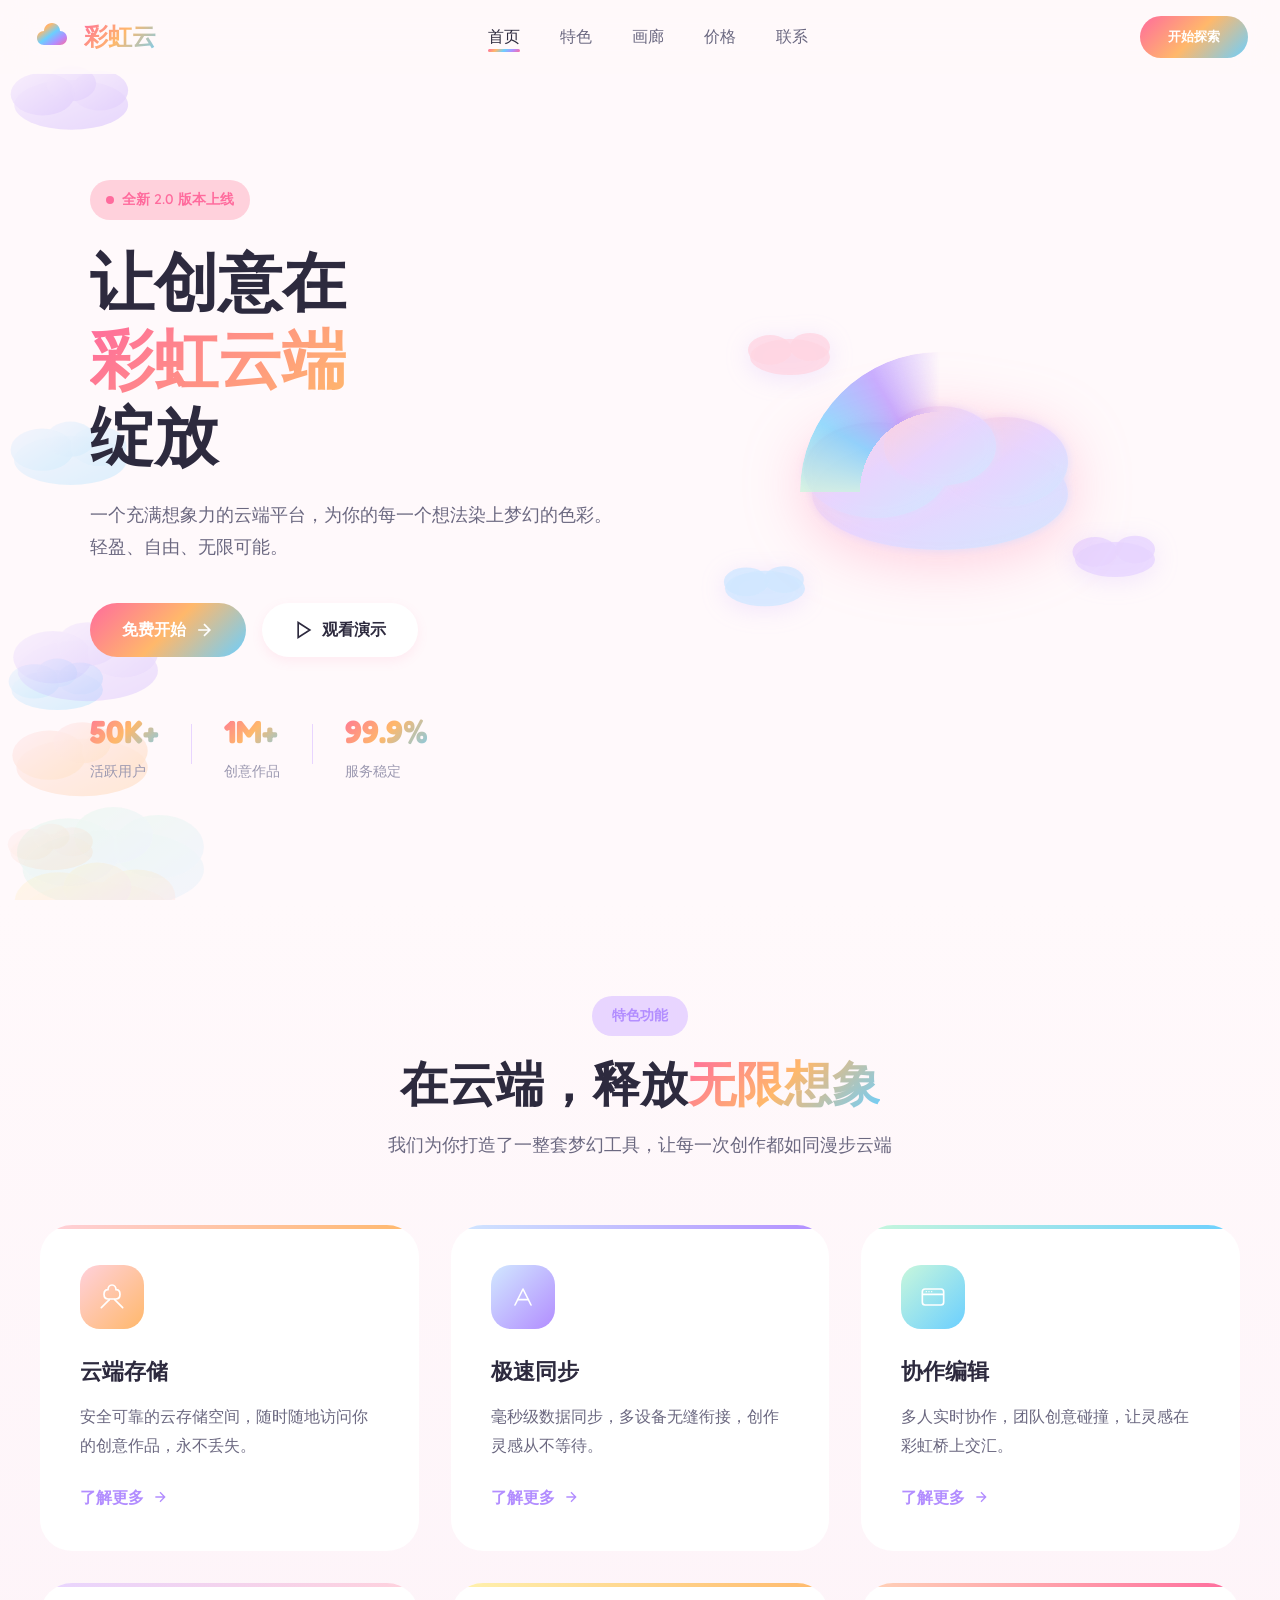
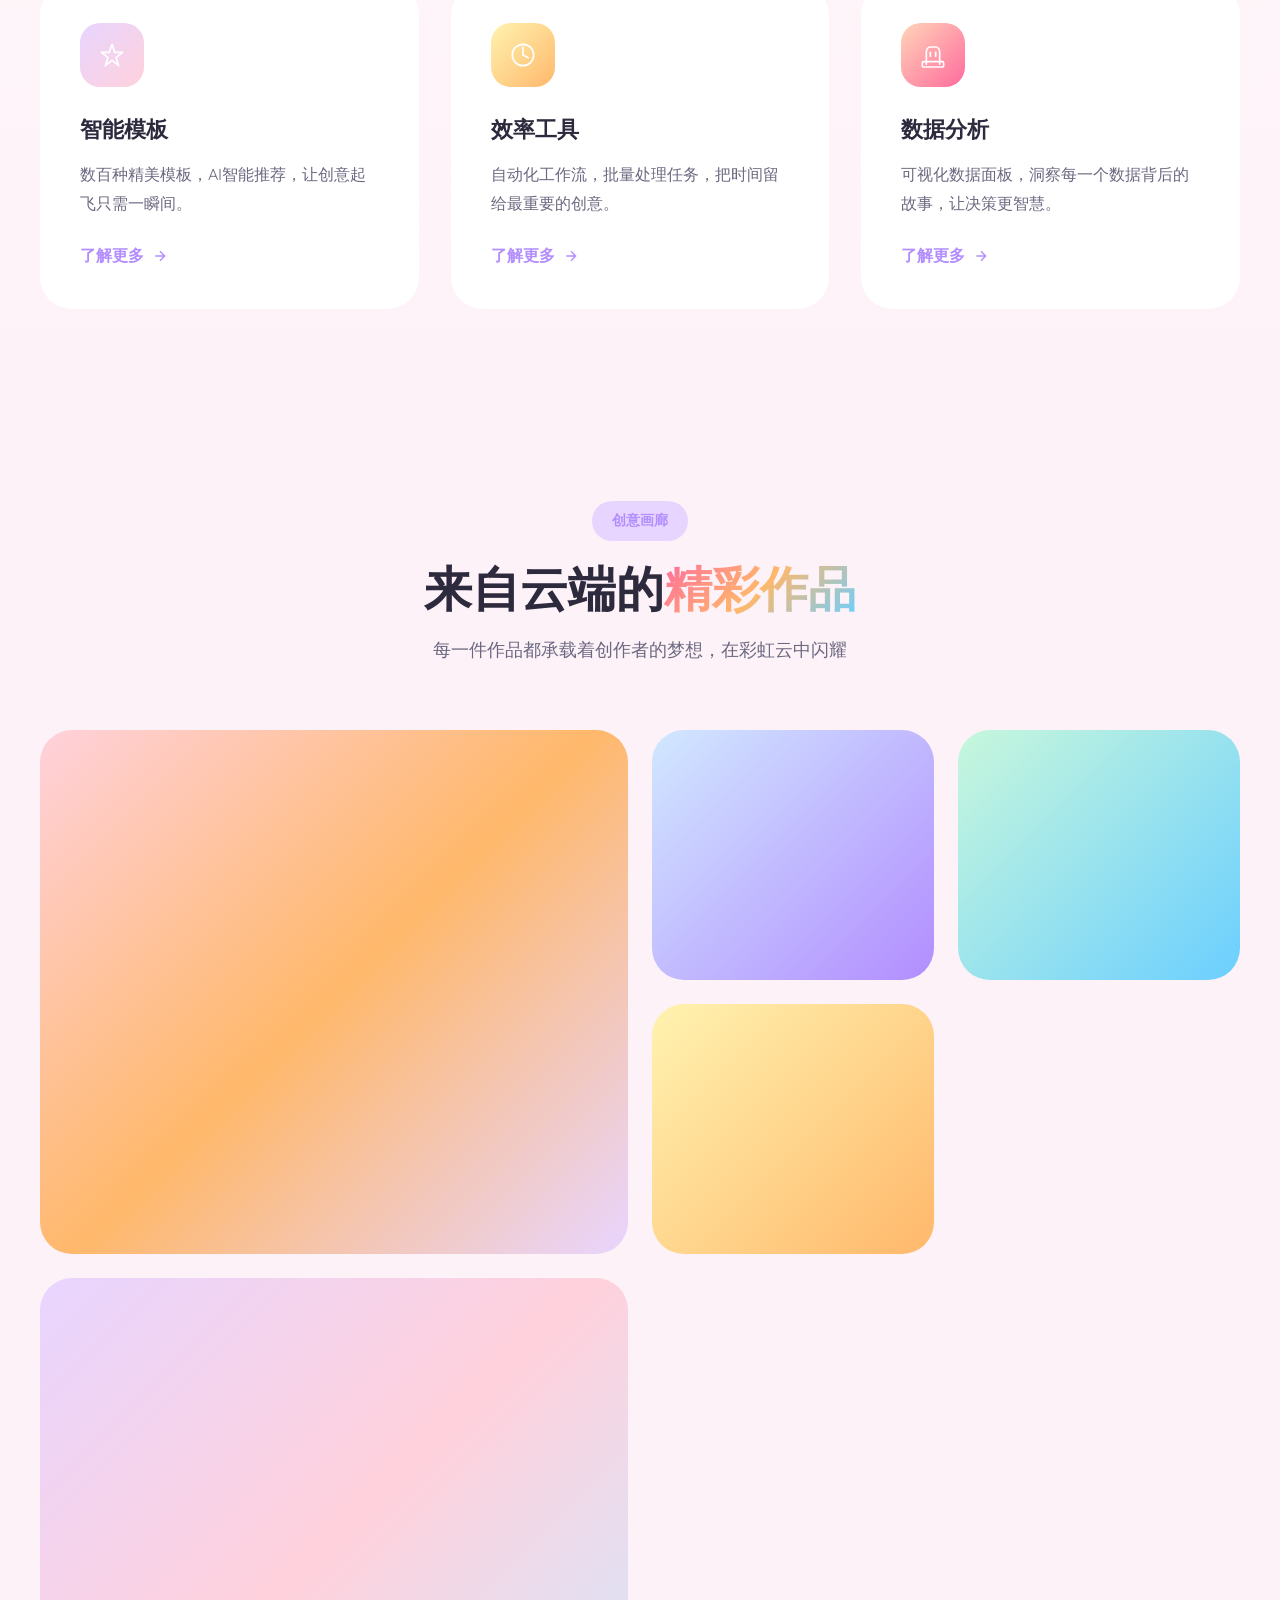
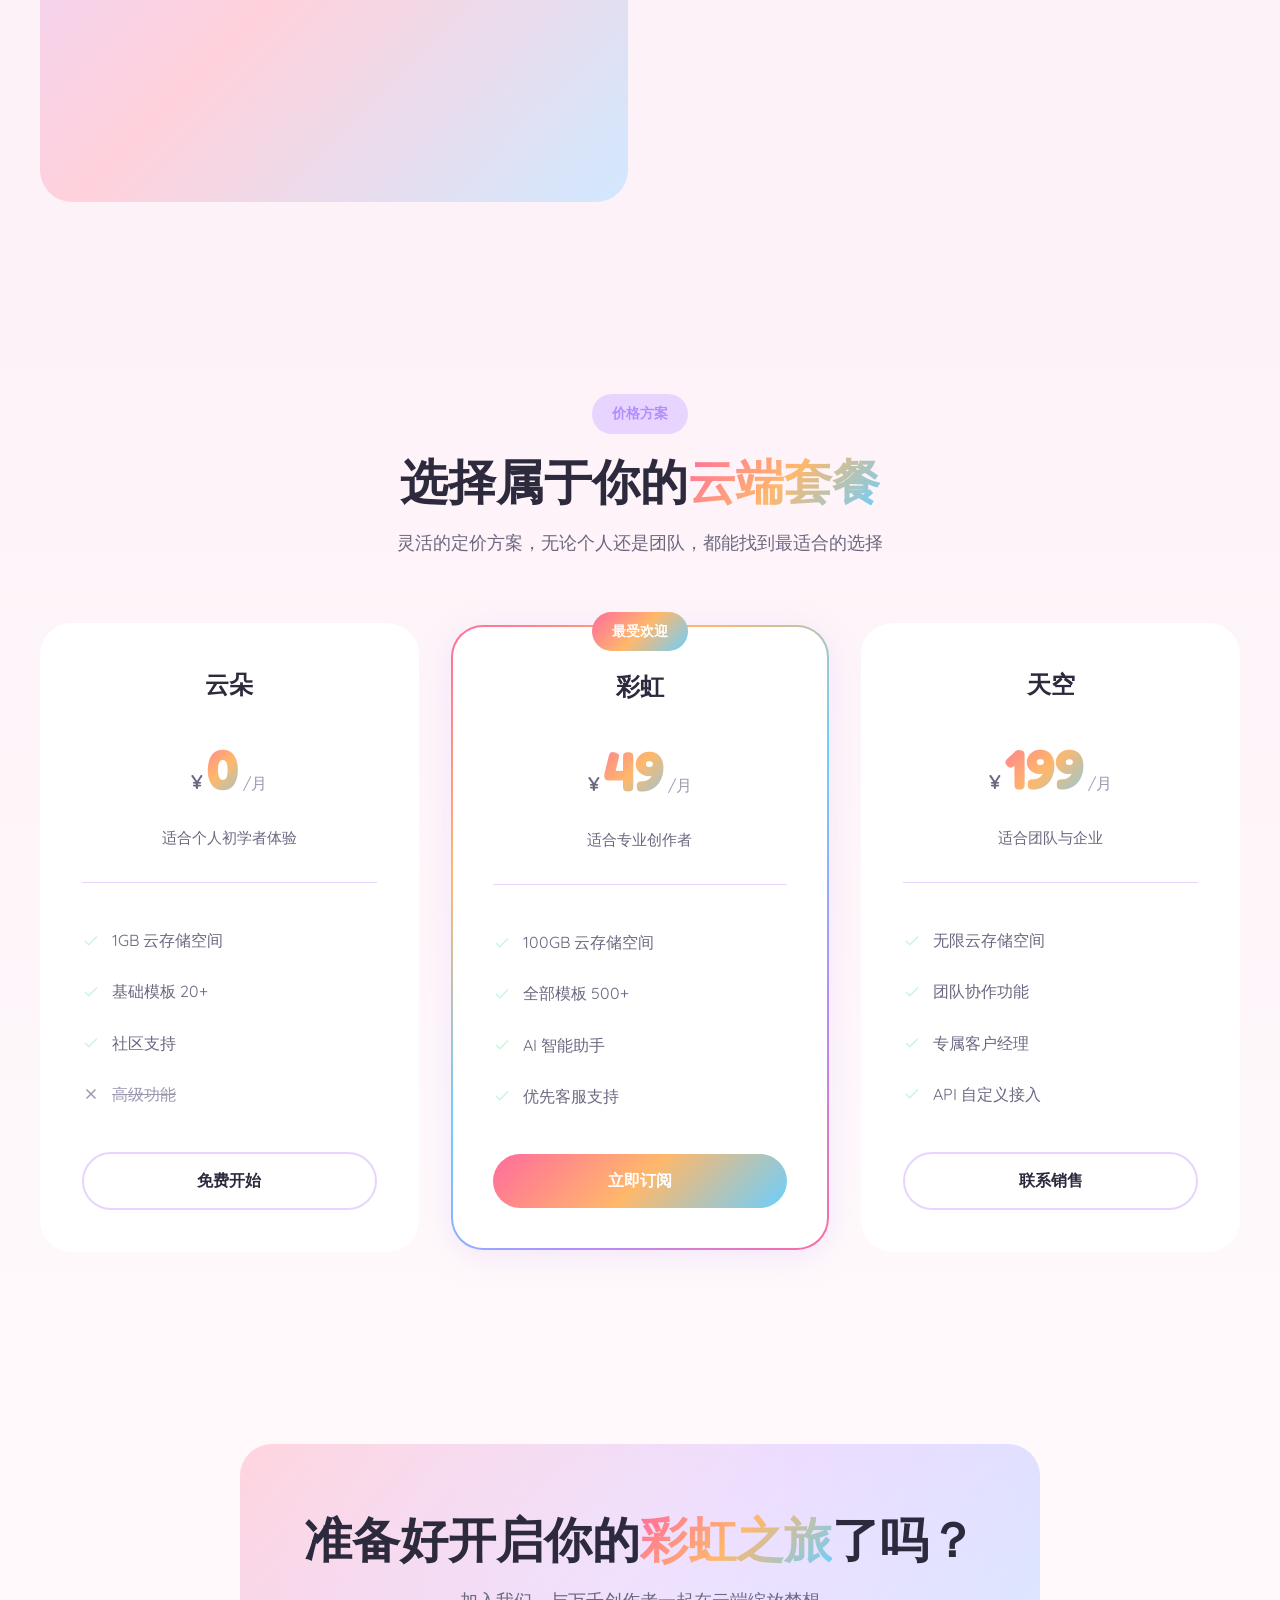
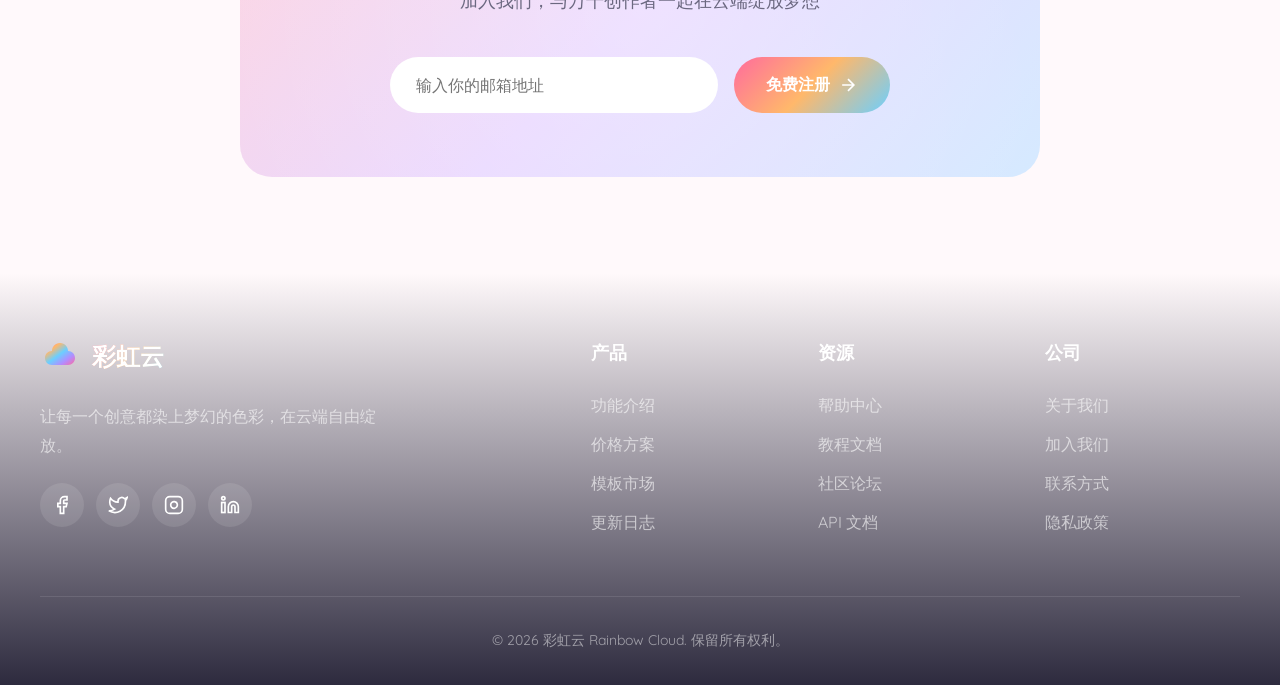
<file: index.html>
<!DOCTYPE html>
<html lang="zh-CN">
<head>
    <meta charset="UTF-8">
    <meta name="viewport" content="width=device-width, initial-scale=1.0">
    <title>彩虹云 · Rainbow Cloud</title>
    <link rel="stylesheet" href="styles.css">
    <link rel="preconnect" href="https://fonts.googleapis.com">
    <link rel="preconnect" href="https://fonts.gstatic.com" crossorigin>
    <link href="https://fonts.googleapis.com/css2?family=Fredoka:wght@400;600;700&family=Quicksand:wght@300;400;500;600;700&display=swap" rel="stylesheet">
</head>
<body>
    <!-- 背景云朵层 -->
    <div class="cloud-layer" id="cloudLayer"></div>

    <!-- 导航栏 -->
    <nav class="navbar">
        <div class="nav-container">
            <div class="logo">
                <svg class="logo-icon" viewBox="0 0 40 40" fill="none" xmlns="http://www.w3.org/2000/svg">
                    <defs>
                        <linearGradient id="logoGradient" x1="0%" y1="0%" x2="100%" y2="100%">
                            <stop offset="0%" style="stop-color:#FF6B9D"/>
                            <stop offset="25%" style="stop-color:#FFB86B"/>
                            <stop offset="50%" style="stop-color:#6BCFFF"/>
                            <stop offset="75%" style="stop-color:#B28DFF"/>
                            <stop offset="100%" style="stop-color:#FF6B9D"/>
                        </linearGradient>
                    </defs>
                    <path d="M20 6C25 6 28 10 28 14C32 14 35 17 35 21C35 25 32 28 28 28H12C8 28 5 25 5 21C5 17 8 14 12 14C12 10 15 6 20 6Z" fill="url(#logoGradient)"/>
                </svg>
                <span class="logo-text">彩虹云</span>
            </div>
            <ul class="nav-links">
                <li><a href="#home" class="nav-link active">首页</a></li>
                <li><a href="#features" class="nav-link">特色</a></li>
                <li><a href="#gallery" class="nav-link">画廊</a></li>
                <li><a href="#pricing" class="nav-link">价格</a></li>
                <li><a href="#contact" class="nav-link">联系</a></li>
            </ul>
            <button class="nav-cta">开始探索</button>
            <button class="mobile-menu-btn" id="mobileMenuBtn">
                <span></span>
                <span></span>
                <span></span>
            </button>
        </div>
    </nav>

    <!-- 英雄区域 -->
    <section class="hero" id="home">
        <div class="hero-content">
            <div class="hero-badge">
                <span class="badge-dot"></span>
                全新 2.0 版本上线
            </div>
            <h1 class="hero-title">
                <span class="title-line">让创意在</span>
                <span class="title-gradient">彩虹云端</span>
                <span class="title-line">绽放</span>
            </h1>
            <p class="hero-subtitle">
                一个充满想象力的云端平台，为你的每一个想法染上梦幻的色彩。
                <br>轻盈、自由、无限可能。
            </p>
            <div class="hero-buttons">
                <button class="btn btn-primary">
                    <span>免费开始</span>
                    <svg width="20" height="20" viewBox="0 0 24 24" fill="none" stroke="currentColor" stroke-width="2">
                        <path d="M5 12h14M12 5l7 7-7 7"/>
                    </svg>
                </button>
                <button class="btn btn-secondary">
                    <svg width="20" height="20" viewBox="0 0 24 24" fill="none" stroke="currentColor" stroke-width="2">
                        <polygon points="5 3 19 12 5 21 5 3"/>
                    </svg>
                    <span>观看演示</span>
                </button>
            </div>
            <div class="hero-stats">
                <div class="stat-item">
                    <div class="stat-number">50K+</div>
                    <div class="stat-label">活跃用户</div>
                </div>
                <div class="stat-divider"></div>
                <div class="stat-item">
                    <div class="stat-number">1M+</div>
                    <div class="stat-label">创意作品</div>
                </div>
                <div class="stat-divider"></div>
                <div class="stat-item">
                    <div class="stat-number">99.9%</div>
                    <div class="stat-label">服务稳定</div>
                </div>
            </div>
        </div>
        <div class="hero-visual">
            <div class="floating-cloud cloud-main">
                <svg viewBox="0 0 200 120" fill="none" xmlns="http://www.w3.org/2000/svg">
                    <defs>
                        <linearGradient id="cloudMainGradient" x1="0%" y1="0%" x2="100%" y2="100%">
                            <stop offset="0%" style="stop-color:#FFD1DC;stop-opacity:0.9"/>
                            <stop offset="50%" style="stop-color:#E8D5FF;stop-opacity:0.9"/>
                            <stop offset="100%" style="stop-color:#D1E8FF;stop-opacity:0.9"/>
                        </linearGradient>
                        <filter id="cloudGlow">
                            <feGaussianBlur stdDeviation="3" result="coloredBlur"/>
                            <feMerge>
                                <feMergeNode in="coloredBlur"/>
                                <feMergeNode in="SourceGraphic"/>
                            </feMerge>
                        </filter>
                    </defs>
                    <ellipse cx="100" cy="70" rx="80" ry="35" fill="url(#cloudMainGradient)" filter="url(#cloudGlow)"/>
                    <ellipse cx="60" cy="55" rx="45" ry="30" fill="url(#cloudMainGradient)" filter="url(#cloudGlow)"/>
                    <ellipse cx="140" cy="50" rx="40" ry="28" fill="url(#cloudMainGradient)" filter="url(#cloudGlow)"/>
                    <ellipse cx="100" cy="40" rx="35" ry="25" fill="url(#cloudMainGradient)" filter="url(#cloudGlow)"/>
                </svg>
                <div class="rainbow-arc"></div>
            </div>
            <div class="floating-cloud cloud-small cloud-1">
                <svg viewBox="0 0 100 60" fill="none">
                    <ellipse cx="50" cy="35" rx="40" ry="18" fill="rgba(255,214,227,0.8)"/>
                    <ellipse cx="30" cy="28" rx="22" ry="15" fill="rgba(255,214,227,0.8)"/>
                    <ellipse cx="70" cy="25" rx="20" ry="14" fill="rgba(255,214,227,0.8)"/>
                </svg>
            </div>
            <div class="floating-cloud cloud-small cloud-2">
                <svg viewBox="0 0 80 50" fill="none">
                    <ellipse cx="40" cy="30" rx="32" ry="14" fill="rgba(232,213,255,0.8)"/>
                    <ellipse cx="24" cy="24" rx="18" ry="12" fill="rgba(232,213,255,0.8)"/>
                    <ellipse cx="56" cy="22" rx="16" ry="11" fill="rgba(232,213,255,0.8)"/>
                </svg>
            </div>
            <div class="floating-cloud cloud-small cloud-3">
                <svg viewBox="0 0 90 55" fill="none">
                    <ellipse cx="45" cy="32" rx="36" ry="16" fill="rgba(209,232,255,0.8)"/>
                    <ellipse cx="28" cy="26" rx="20" ry="13" fill="rgba(209,232,255,0.8)"/>
                    <ellipse cx="62" cy="24" rx="18" ry="12" fill="rgba(209,232,255,0.8)"/>
                </svg>
            </div>
        </div>
    </section>

    <!-- 特色功能 -->
    <section class="features" id="features">
        <div class="section-header">
            <div class="section-tag">特色功能</div>
            <h2 class="section-title">在云端，释放<span class="text-gradient">无限想象</span></h2>
            <p class="section-desc">我们为你打造了一整套梦幻工具，让每一次创作都如同漫步云端</p>
        </div>
        <div class="features-grid">
            <div class="feature-card card-pink">
                <div class="feature-icon">
                    <svg viewBox="0 0 48 48" fill="none">
                        <path d="M24 6C28 6 30 10 30 13C34 13 36 16 36 20C36 24 34 27 30 27H18C14 27 12 24 12 20C12 16 14 13 18 13C18 10 20 6 24 6Z" stroke="currentColor" stroke-width="2.5" stroke-linecap="round" stroke-linejoin="round"/>
                        <path d="M8 40L20 28" stroke="currentColor" stroke-width="2.5" stroke-linecap="round"/>
                        <path d="M40 40L28 28" stroke="currentColor" stroke-width="2.5" stroke-linecap="round"/>
                    </svg>
                </div>
                <h3 class="feature-title">云端存储</h3>
                <p class="feature-desc">安全可靠的云存储空间，随时随地访问你的创意作品，永不丢失。</p>
                <a href="#" class="feature-link">
                    了解更多
                    <svg width="16" height="16" viewBox="0 0 24 24" fill="none" stroke="currentColor" stroke-width="2">
                        <path d="M5 12h14M12 5l7 7-7 7"/>
                    </svg>
                </a>
            </div>
            <div class="feature-card card-purple">
                <div class="feature-icon">
                    <svg viewBox="0 0 48 48" fill="none">
                        <path d="M12 36L24 12L36 36" stroke="currentColor" stroke-width="2.5" stroke-linecap="round" stroke-linejoin="round"/>
                        <path d="M16 28H32" stroke="currentColor" stroke-width="2.5" stroke-linecap="round"/>
                    </svg>
                </div>
                <h3 class="feature-title">极速同步</h3>
                <p class="feature-desc">毫秒级数据同步，多设备无缝衔接，创作灵感从不等待。</p>
                <a href="#" class="feature-link">
                    了解更多
                    <svg width="16" height="16" viewBox="0 0 24 24" fill="none" stroke="currentColor" stroke-width="2">
                        <path d="M5 12h14M12 5l7 7-7 7"/>
                    </svg>
                </a>
            </div>
            <div class="feature-card card-blue">
                <div class="feature-icon">
                    <svg viewBox="0 0 48 48" fill="none">
                        <rect x="8" y="12" width="32" height="24" rx="4" stroke="currentColor" stroke-width="2.5"/>
                        <path d="M8 20H40" stroke="currentColor" stroke-width="2.5"/>
                        <circle cx="14" cy="16" r="1" fill="currentColor"/>
                        <circle cx="18" cy="16" r="1" fill="currentColor"/>
                        <circle cx="22" cy="16" r="1" fill="currentColor"/>
                    </svg>
                </div>
                <h3 class="feature-title">协作编辑</h3>
                <p class="feature-desc">多人实时协作，团队创意碰撞，让灵感在彩虹桥上交汇。</p>
                <a href="#" class="feature-link">
                    了解更多
                    <svg width="16" height="16" viewBox="0 0 24 24" fill="none" stroke="currentColor" stroke-width="2">
                        <path d="M5 12h14M12 5l7 7-7 7"/>
                    </svg>
                </a>
            </div>
            <div class="feature-card card-green">
                <div class="feature-icon">
                    <svg viewBox="0 0 48 48" fill="none">
                        <path d="M24 8L28 20H40L30 28L34 40L24 32L14 40L18 28L8 20H20L24 8Z" stroke="currentColor" stroke-width="2.5" stroke-linejoin="round"/>
                    </svg>
                </div>
                <h3 class="feature-title">智能模板</h3>
                <p class="feature-desc">数百种精美模板，AI智能推荐，让创意起飞只需一瞬间。</p>
                <a href="#" class="feature-link">
                    了解更多
                    <svg width="16" height="16" viewBox="0 0 24 24" fill="none" stroke="currentColor" stroke-width="2">
                        <path d="M5 12h14M12 5l7 7-7 7"/>
                    </svg>
                </a>
            </div>
            <div class="feature-card card-yellow">
                <div class="feature-icon">
                    <svg viewBox="0 0 48 48" fill="none">
                        <circle cx="24" cy="24" r="16" stroke="currentColor" stroke-width="2.5"/>
                        <path d="M24 12V24L32 28" stroke="currentColor" stroke-width="2.5" stroke-linecap="round"/>
                    </svg>
                </div>
                <h3 class="feature-title">效率工具</h3>
                <p class="feature-desc">自动化工作流，批量处理任务，把时间留给最重要的创意。</p>
                <a href="#" class="feature-link">
                    了解更多
                    <svg width="16" height="16" viewBox="0 0 24 24" fill="none" stroke="currentColor" stroke-width="2">
                        <path d="M5 12h14M12 5l7 7-7 7"/>
                    </svg>
                </a>
            </div>
            <div class="feature-card card-orange">
                <div class="feature-icon">
                    <svg viewBox="0 0 48 48" fill="none">
                        <path d="M14 38V20C14 16 16 12 20 12H28C32 12 34 16 34 20V38" stroke="currentColor" stroke-width="2.5" stroke-linecap="round"/>
                        <rect x="8" y="34" width="32" height="8" rx="2" stroke="currentColor" stroke-width="2.5"/>
                        <path d="M20 20V26" stroke="currentColor" stroke-width="2.5" stroke-linecap="round"/>
                        <path d="M28 20V26" stroke="currentColor" stroke-width="2.5" stroke-linecap="round"/>
                    </svg>
                </div>
                <h3 class="feature-title">数据分析</h3>
                <p class="feature-desc">可视化数据面板，洞察每一个数据背后的故事，让决策更智慧。</p>
                <a href="#" class="feature-link">
                    了解更多
                    <svg width="16" height="16" viewBox="0 0 24 24" fill="none" stroke="currentColor" stroke-width="2">
                        <path d="M5 12h14M12 5l7 7-7 7"/>
                    </svg>
                </a>
            </div>
        </div>
    </section>

    <!-- 画廊展示 -->
    <section class="gallery" id="gallery">
        <div class="section-header">
            <div class="section-tag">创意画廊</div>
            <h2 class="section-title">来自云端的<span class="text-gradient">精彩作品</span></h2>
            <p class="section-desc">每一件作品都承载着创作者的梦想，在彩虹云中闪耀</p>
        </div>
        <div class="gallery-grid">
            <div class="gallery-item gallery-large">
                <div class="gallery-img" style="background: linear-gradient(135deg, #FFD1DC 0%, #FFB86B 50%, #E8D5FF 100%);">
                    <div class="gallery-overlay">
                        <div class="gallery-info">
                            <h4>梦境花园</h4>
                            <p>by 小鹿</p>
                        </div>
                    </div>
                </div>
            </div>
            <div class="gallery-item">
                <div class="gallery-img" style="background: linear-gradient(135deg, #D1E8FF 0%, #B28DFF 100%);">
                    <div class="gallery-overlay">
                        <div class="gallery-info">
                            <h4>星空漫步</h4>
                            <p>by 夜猫</p>
                        </div>
                    </div>
                </div>
            </div>
            <div class="gallery-item">
                <div class="gallery-img" style="background: linear-gradient(135deg, #C8F7DC 0%, #6BCFFF 100%);">
                    <div class="gallery-overlay">
                        <div class="gallery-info">
                            <h4>薄荷清晨</h4>
                            <p>by 清风</p>
                        </div>
                    </div>
                </div>
            </div>
            <div class="gallery-item">
                <div class="gallery-img" style="background: linear-gradient(135deg, #FFF3B0 0%, #FFB86B 100%);">
                    <div class="gallery-overlay">
                        <div class="gallery-info">
                            <h4>暖阳午后</h4>
                            <p>by 蜜糖</p>
                        </div>
                    </div>
                </div>
            </div>
            <div class="gallery-item gallery-large">
                <div class="gallery-img" style="background: linear-gradient(135deg, #E8D5FF 0%, #FFD1DC 50%, #D1E8FF 100%);">
                    <div class="gallery-overlay">
                        <div class="gallery-info">
                            <h4>彩虹天际</h4>
                            <p>by 云朵</p>
                        </div>
                    </div>
                </div>
            </div>
        </div>
    </section>

    <!-- 价格方案 -->
    <section class="pricing" id="pricing">
        <div class="section-header">
            <div class="section-tag">价格方案</div>
            <h2 class="section-title">选择属于你的<span class="text-gradient">云端套餐</span></h2>
            <p class="section-desc">灵活的定价方案，无论个人还是团队，都能找到最适合的选择</p>
        </div>
        <div class="pricing-cards">
            <div class="pricing-card">
                <div class="pricing-header">
                    <h3 class="pricing-name">云朵</h3>
                    <div class="pricing-price">
                        <span class="price-currency">¥</span>
                        <span class="price-amount">0</span>
                        <span class="price-period">/月</span>
                    </div>
                    <p class="pricing-desc">适合个人初学者体验</p>
                </div>
                <ul class="pricing-features">
                    <li>
                        <svg width="18" height="18" viewBox="0 0 24 24" fill="none" stroke="currentColor" stroke-width="2">
                            <polyline points="20 6 9 17 4 12"/>
                        </svg>
                        1GB 云存储空间
                    </li>
                    <li>
                        <svg width="18" height="18" viewBox="0 0 24 24" fill="none" stroke="currentColor" stroke-width="2">
                            <polyline points="20 6 9 17 4 12"/>
                        </svg>
                        基础模板 20+
                    </li>
                    <li>
                        <svg width="18" height="18" viewBox="0 0 24 24" fill="none" stroke="currentColor" stroke-width="2">
                            <polyline points="20 6 9 17 4 12"/>
                        </svg>
                        社区支持
                    </li>
                    <li class="disabled">
                        <svg width="18" height="18" viewBox="0 0 24 24" fill="none" stroke="currentColor" stroke-width="2">
                            <line x1="18" y1="6" x2="6" y2="18"/>
                            <line x1="6" y1="6" x2="18" y2="18"/>
                        </svg>
                        高级功能
                    </li>
                </ul>
                <button class="btn btn-outline btn-full">免费开始</button>
            </div>
            <div class="pricing-card featured">
                <div class="pricing-badge">最受欢迎</div>
                <div class="pricing-header">
                    <h3 class="pricing-name">彩虹</h3>
                    <div class="pricing-price">
                        <span class="price-currency">¥</span>
                        <span class="price-amount">49</span>
                        <span class="price-period">/月</span>
                    </div>
                    <p class="pricing-desc">适合专业创作者</p>
                </div>
                <ul class="pricing-features">
                    <li>
                        <svg width="18" height="18" viewBox="0 0 24 24" fill="none" stroke="currentColor" stroke-width="2">
                            <polyline points="20 6 9 17 4 12"/>
                        </svg>
                        100GB 云存储空间
                    </li>
                    <li>
                        <svg width="18" height="18" viewBox="0 0 24 24" fill="none" stroke="currentColor" stroke-width="2">
                            <polyline points="20 6 9 17 4 12"/>
                        </svg>
                        全部模板 500+
                    </li>
                    <li>
                        <svg width="18" height="18" viewBox="0 0 24 24" fill="none" stroke="currentColor" stroke-width="2">
                            <polyline points="20 6 9 17 4 12"/>
                        </svg>
                        AI 智能助手
                    </li>
                    <li>
                        <svg width="18" height="18" viewBox="0 0 24 24" fill="none" stroke="currentColor" stroke-width="2">
                            <polyline points="20 6 9 17 4 12"/>
                        </svg>
                        优先客服支持
                    </li>
                </ul>
                <button class="btn btn-primary btn-full">立即订阅</button>
            </div>
            <div class="pricing-card">
                <div class="pricing-header">
                    <h3 class="pricing-name">天空</h3>
                    <div class="pricing-price">
                        <span class="price-currency">¥</span>
                        <span class="price-amount">199</span>
                        <span class="price-period">/月</span>
                    </div>
                    <p class="pricing-desc">适合团队与企业</p>
                </div>
                <ul class="pricing-features">
                    <li>
                        <svg width="18" height="18" viewBox="0 0 24 24" fill="none" stroke="currentColor" stroke-width="2">
                            <polyline points="20 6 9 17 4 12"/>
                        </svg>
                        无限云存储空间
                    </li>
                    <li>
                        <svg width="18" height="18" viewBox="0 0 24 24" fill="none" stroke="currentColor" stroke-width="2">
                            <polyline points="20 6 9 17 4 12"/>
                        </svg>
                        团队协作功能
                    </li>
                    <li>
                        <svg width="18" height="18" viewBox="0 0 24 24" fill="none" stroke="currentColor" stroke-width="2">
                            <polyline points="20 6 9 17 4 12"/>
                        </svg>
                        专属客户经理
                    </li>
                    <li>
                        <svg width="18" height="18" viewBox="0 0 24 24" fill="none" stroke="currentColor" stroke-width="2">
                            <polyline points="20 6 9 17 4 12"/>
                        </svg>
                        API 自定义接入
                    </li>
                </ul>
                <button class="btn btn-outline btn-full">联系销售</button>
            </div>
        </div>
    </section>

    <!-- CTA 区域 -->
    <section class="cta-section" id="contact">
        <div class="cta-content">
            <h2 class="cta-title">准备好开启你的<span class="text-gradient">彩虹之旅</span>了吗？</h2>
            <p class="cta-desc">加入我们，与万千创作者一起在云端绽放梦想</p>
            <form class="cta-form">
                <input type="email" placeholder="输入你的邮箱地址" class="cta-input">
                <button type="submit" class="btn btn-primary">
                    <span>免费注册</span>
                    <svg width="20" height="20" viewBox="0 0 24 24" fill="none" stroke="currentColor" stroke-width="2">
                        <path d="M5 12h14M12 5l7 7-7 7"/>
                    </svg>
                </button>
            </form>
        </div>
    </section>

    <!-- 页脚 -->
    <footer class="footer">
        <div class="footer-content">
            <div class="footer-brand">
                <div class="logo">
                    <svg class="logo-icon" viewBox="0 0 40 40" fill="none" xmlns="http://www.w3.org/2000/svg">
                        <path d="M20 6C25 6 28 10 28 14C32 14 35 17 35 21C35 25 32 28 28 28H12C8 28 5 25 5 21C5 17 8 14 12 14C12 10 15 6 20 6Z" fill="url(#logoGradient)"/>
                    </svg>
                    <span class="logo-text">彩虹云</span>
                </div>
                <p class="footer-desc">让每一个创意都染上梦幻的色彩，在云端自由绽放。</p>
                <div class="social-links">
                    <a href="#" class="social-link">
                        <svg width="20" height="20" viewBox="0 0 24 24" fill="none" stroke="currentColor" stroke-width="2">
                            <path d="M18 2h-3a5 5 0 0 0-5 5v3H7v4h3v8h4v-8h3l1-4h-4V7a1 1 0 0 1 1-1h3z"/>
                        </svg>
                    </a>
                    <a href="#" class="social-link">
                        <svg width="20" height="20" viewBox="0 0 24 24" fill="none" stroke="currentColor" stroke-width="2">
                            <path d="M23 3a10.9 10.9 0 0 1-3.14 1.53 4.48 4.48 0 0 0-7.86 3v1A10.66 10.66 0 0 1 3 4s-4 9 5 13a11.64 11.64 0 0 1-7 2c9 5 20 0 20-11.5a4.5 4.5 0 0 0-.08-.83A7.72 7.72 0 0 0 23 3z"/>
                        </svg>
                    </a>
                    <a href="#" class="social-link">
                        <svg width="20" height="20" viewBox="0 0 24 24" fill="none" stroke="currentColor" stroke-width="2">
                            <rect x="2" y="2" width="20" height="20" rx="5" ry="5"/>
                            <path d="M16 11.37A4 4 0 1 1 12.63 8 4 4 0 0 1 16 11.37z"/>
                            <line x1="17.5" y1="6.5" x2="17.51" y2="6.5"/>
                        </svg>
                    </a>
                    <a href="#" class="social-link">
                        <svg width="20" height="20" viewBox="0 0 24 24" fill="none" stroke="currentColor" stroke-width="2">
                            <path d="M16 8a6 6 0 0 1 6 6v7h-4v-7a2 2 0 0 0-2-2 2 2 0 0 0-2 2v7h-4v-7a6 6 0 0 1 6-6z"/>
                            <rect x="2" y="9" width="4" height="12"/>
                            <circle cx="4" cy="4" r="2"/>
                        </svg>
                    </a>
                </div>
            </div>
            <div class="footer-links">
                <div class="footer-col">
                    <h4>产品</h4>
                    <ul>
                        <li><a href="#">功能介绍</a></li>
                        <li><a href="#">价格方案</a></li>
                        <li><a href="#">模板市场</a></li>
                        <li><a href="#">更新日志</a></li>
                    </ul>
                </div>
                <div class="footer-col">
                    <h4>资源</h4>
                    <ul>
                        <li><a href="#">帮助中心</a></li>
                        <li><a href="#">教程文档</a></li>
                        <li><a href="#">社区论坛</a></li>
                        <li><a href="#">API 文档</a></li>
                    </ul>
                </div>
                <div class="footer-col">
                    <h4>公司</h4>
                    <ul>
                        <li><a href="#">关于我们</a></li>
                        <li><a href="#">加入我们</a></li>
                        <li><a href="#">联系方式</a></li>
                        <li><a href="#">隐私政策</a></li>
                    </ul>
                </div>
            </div>
        </div>
        <div class="footer-bottom">
            <p>© 2026 彩虹云 Rainbow Cloud. 保留所有权利。</p>
        </div>
    </footer>

    <script src="script.js"></script>
</body>
</html>
</file>
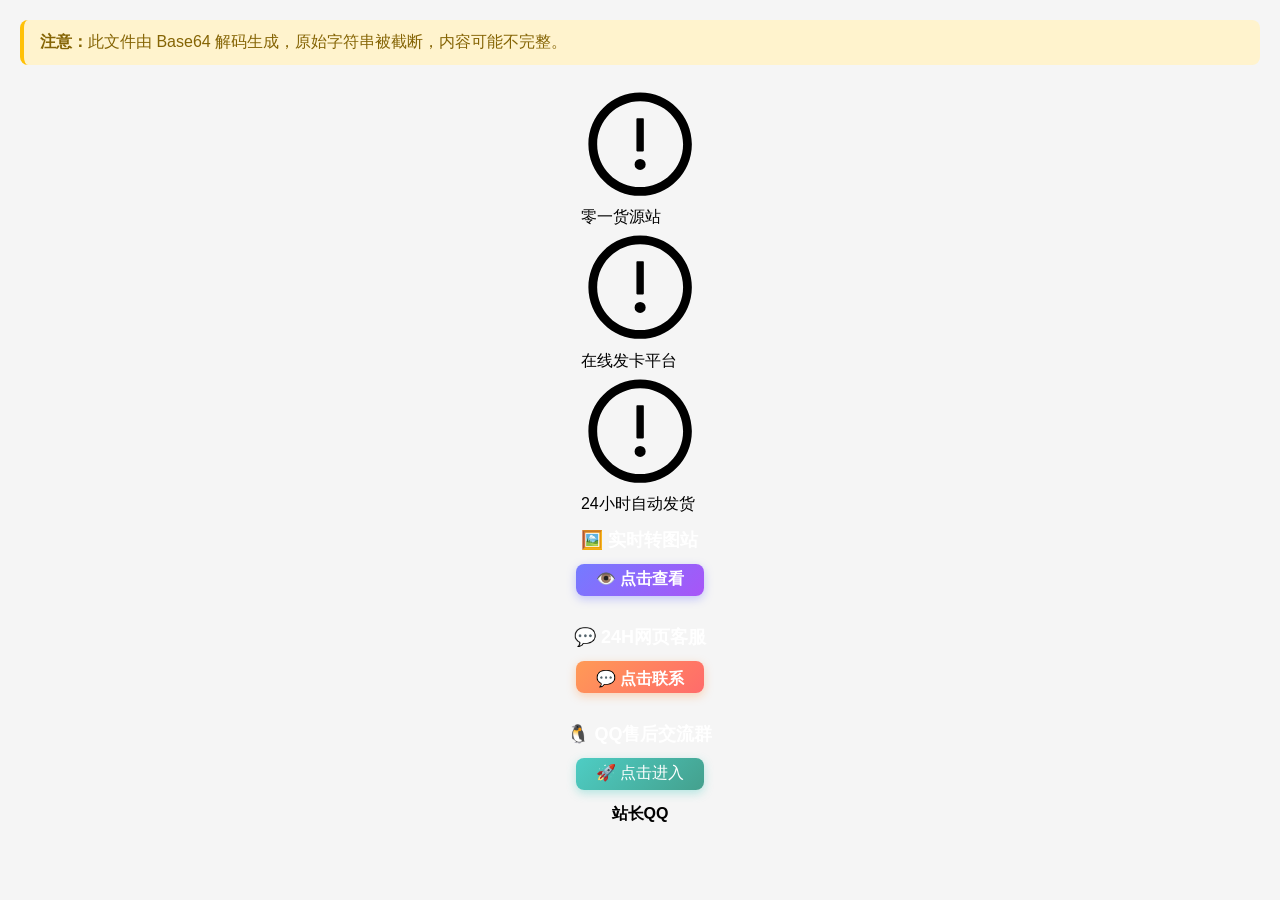
<file: decoded_page.html>
<!DOCTYPE html>
<html lang="zh-CN">
<head>
    <meta charset="UTF-8">
    <meta name="viewport" content="width=device-width, initial-scale=1.0">
    <title>零一货源站 - 解码预览</title>
    <style>
        body { margin: 0; padding: 20px; font-family: -apple-system, BlinkMacSystemFont, 'Segoe UI', Roboto, sans-serif; background: #f5f5f5; }
        .note { background: #fff3cd; color: #856404; padding: 12px 16px; border-radius: 8px; margin-bottom: 20px; border-left: 4px solid #ffc107; }
    </style>
</head>
<body>
    <div class="note">
        <strong>注意：</strong>此文件由 Base64 解码生成，原始字符串被截断，内容可能不完整。
    </div>
<body>
	<div class="zyyo-filter"></div>
	<div class="zyyo-main">
		<div class="zyyo-left" style="display:flex;flex-direction:column;align-items:center;justify-content:center;">

			<div class="left-div">
				<div class="left-des">
					<div class="left-des-item">
						<svg viewBox="0 0 1024 1024" version="1.1" xmlns="http://www.w3.org/2000/svg">
							<path d="M512 64C264.6 64 64 264.6 64 512s200.6 448 448 448 448-200.6 448-448S759.4 64 512 64zm0 820c-205.4 0-372-166.6-372-372s166.6-372 372-372 372 166.6 372 372-166.6 372-372 372z"></path>
							<path d="M464 688a48 48 0 1 0 96 0 48 48 0 1 0-96 0zm24-112h48c4.4 0 8-3.6 8-8V296c0-4.4-3.6-8-8-8h-48c-4.4 0-8 3.6-8 8v272c0 4.4 3.6 8 8 8z"></path>
						</svg>
						零一货源站					</div>
					<div class="left-des-item">
						<svg viewBox="0 0 1024 1024" version="1.1" xmlns="http://www.w3.org/2000/svg">
							<path d="M512 64C264.6 64 64 264.6 64 512s200.6 448 448 448 448-200.6 448-448S759.4 64 512 64zm0 820c-205.4 0-372-166.6-372-372s166.6-372 372-372 372 166.6 372 372-166.6 372-372 372z"></path>
							<path d="M464 688a48 48 0 1 0 96 0 48 48 0 1 0-96 0zm24-112h48c4.4 0 8-3.6 8-8V296c0-4.4-3.6-8-8-8h-48c-4.4 0-8 3.6-8 8v272c0 4.4 3.6 8 8 8z"></path>
						</svg>
						在线发卡平台
					</div>
					<div class="left-des-item">
						<svg viewBox="0 0 1024 1024" version="1.1" xmlns="http://www.w3.org/2000/svg">
							<path d="M512 64C264.6 64 64 264.6 64 512s200.6 448 448 448 448-200.6 448-448S759.4 64 512 64zm0 820c-205.4 0-372-166.6-372-372s166.6-372 372-372 372 166.6 372 372-166.6 372-372 372z"></path>
							<path d="M464 688a48 48 0 1 0 96 0 48 48 0 1 0-96 0zm24-112h48c4.4 0 8-3.6 8-8V296c0-4.4-3.6-8-8-8h-48c-4.4 0-8 3.6-8 8v272c0 4.4 3.6 8 8 8z"></path>
						</svg>
						24小时自动发货
					</div>
				</div>
			</div>
			<div class="left-div">
				<div class="left-tag" style="display:flex;justify-content:center;align-items:center;">
					<div style="display:flex;flex-direction:column;gap:2px !important;width:450px !important;max-width:450px !important;min-width:450px !important;">
						<div style="font-size:18px;font-weight:600;color:#fff;text-align:center;padding:6px 24px;width:450px !important;box-sizing:border-box;line-height:1.3;min-height:95px;height:95px;display:flex;flex-direction:column;align-items:center;justify-content:center;gap:12px;margin:0;white-space:nowrap;overflow:hidden;word-break:keep-all;word-wrap:normal;">
							🖼️ 实时转图站
							<button onclick="window.open('https://dt.01faka.com', '_blank')" style="background:linear-gradient(135deg, #747bff, #a855f7);color:white;border:none;padding:8px 20px;border-radius:8px;cursor:pointer;font-size:16px;font-weight:600;transition:all 0.3s ease;box-shadow:0 3px 10px rgba(116,123,255,0.4);width:auto;min-width:100px;box-sizing:border-box;min-height:32px;height:32px;display:flex;align-items:center;justify-content:center;">
								👁️ 点击查看
							</button>
			</div>
						<div style="font-size:18px;font-weight:600;color:#fff;text-align:center;padding:6px 24px;width:450px !important;box-sizing:border-box;line-height:1.3;min-height:95px;height:95px;display:flex;flex-direction:column;align-items:center;justify-content:center;gap:12px;margin:0;white-space:nowrap;overflow:hidden;word-break:keep-all;word-wrap:normal;">
							💬 24H网页客服
							<button onclick="window.open('https://kf.01faka.com/livechat?user_id=zpf12871246', '_blank')" style="background:linear-gradient(135deg, #ff9a56, #ff6b6b);color:white;border:none;padding:8px 20px;border-radius:8px;cursor:pointer;font-size:16px;font-weight:600;transition:all 0.3s ease;box-shadow:0 3px 10px rgba(255,154,86,0.4);width:auto;min-width:100px;box-sizing:border-box;min-height:32px;height:32px;display:flex;align-tems:center;justify-content:center;">
									💬 点击联系
							</button>
			</div>
						<div style="font-size:18px;font-weight:600;color:#fff;text-align:center;padding:6px 24px;width:450px !important;box-sizing:border-box;line-height:1.3;min-height:95px;height:95px;display:flex;flex-direction:column;align-items:center;justify-content:center;gap:12px;margin:0;white-space:nowrap;overflow:hidden;word-break:keep-all;word-wrap:normal;">
							🐧 QQ售后交流群
							<button onclick="window.open('https://qm.qq.com/q/9dEx58D5du', '_blank')" style="background:linear-gradient(135deg, #4ecdc4, #44a08d);color:white;border:none;padding:8px 20px;border-radius:8px;cursor:pointer;font-size:16px;font-weight:000;transition:all 0.3s ease;box-shadow:0 3px 10px rgba(78,205,196,0.4);width:auto;min-width:100px;box-sizing:border-box;min-height:32px;height:32px;display:flex;align-items:center;justify-content:center;">
								🚀 点击进入
							</button>
					</div>
					</div>
				</div>
			</div>
			<div class="left-div">
				<div class="left-des" style="text-align:center;">
					<div class="left-des-item" style="text-align:center;margin-bottom:8px;display:flex;justify-content:center;align-items:center;">
						<div style="display:flex;flex-direction:column;align-items:center;justify-content:center;gap:4px;">
							<div style="display:flex;align-items:center;justify-content:center;gap:8px;">
								<span style="font-weight:bold;">站长QQ</span>
</body>
</html>
</file>
<file: styles.css>
/* ==================== 彩虹云主题变量 ==================== */
:root {
    --pink: #FF6B9D;
    --pink-light: #FFD1DC;
    --orange: #FFB86B;
    --yellow: #FFF3B0;
    --green: #C8F7DC;
    --blue: #6BCFFF;
    --blue-light: #D1E8FF;
    --purple: #B28DFF;
    --purple-light: #E8D5FF;

    --bg-primary: #FFF9FB;
    --bg-secondary: #FDF2F8;
    --text-primary: #2D2A3E;
    --text-secondary: #6B6880;
    --text-muted: #9B98B0;

    --gradient-rainbow: linear-gradient(135deg, #FF6B9D 0%, #FFB86B 25%, #6BCFFF 50%, #B28DFF 75%, #FF6B9D 100%);
    --gradient-pink: linear-gradient(135deg, #FFD1DC 0%, #FFB86B 100%);
    --gradient-blue: linear-gradient(135deg, #D1E8FF 0%, #B28DFF 100%);
    --gradient-green: linear-gradient(135deg, #C8F7DC 0%, #6BCFFF 100%);
    --gradient-purple: linear-gradient(135deg, #E8D5FF 0%, #FFD1DC 100%);
    --gradient-yellow: linear-gradient(135deg, #FFF3B0 0%, #FFB86B 100%);
    --gradient-orange: linear-gradient(135deg, #FFD4B8 0%, #FF6B9D 100%);

    --shadow-sm: 0 4px 12px rgba(255, 107, 157, 0.1);
    --shadow-md: 0 8px 32px rgba(178, 141, 255, 0.15);
    --shadow-lg: 0 16px 64px rgba(255, 107, 157, 0.2);
    --shadow-glow: 0 0 40px rgba(255, 184, 107, 0.4);

    --radius-sm: 12px;
    --radius-md: 20px;
    --radius-lg: 32px;
    --radius-full: 9999px;

    --font-display: 'Fredoka', sans-serif;
    --font-body: 'Quicksand', sans-serif;

    --transition: all 0.3s cubic-bezier(0.4, 0, 0.2, 1);
}

/* ==================== 全局重置 ==================== */
* {
    margin: 0;
    padding: 0;
    box-sizing: border-box;
}

html {
    scroll-behavior: smooth;
}

body {
    font-family: var(--font-body);
    background: var(--bg-primary);
    color: var(--text-primary);
    line-height: 1.7;
    overflow-x: hidden;
    -webkit-font-smoothing: antialiased;
    -moz-osx-font-smoothing: grayscale;
}

a {
    text-decoration: none;
    color: inherit;
}

ul {
    list-style: none;
}

button {
    font-family: inherit;
    cursor: pointer;
    border: none;
    background: none;
}

/* ==================== 背景云朵层 ==================== */
.cloud-layer {
    position: fixed;
    top: 0;
    left: 0;
    width: 100%;
    height: 100%;
    pointer-events: none;
    z-index: 0;
    overflow: hidden;
}

.bg-cloud {
    position: absolute;
    opacity: 0.4;
    animation: floatCloud linear infinite;
}

.bg-cloud svg {
    width: 100%;
    height: 100%;
}

@keyframes floatCloud {
    0% {
        transform: translateX(-100%);
    }
    100% {
        transform: translateX(100vw);
    }
}

/* ==================== 导航栏 ==================== */
.navbar {
    position: fixed;
    top: 0;
    left: 0;
    right: 0;
    z-index: 100;
    padding: 1rem 0;
    transition: var(--transition);
    background: rgba(255, 249, 251, 0.8);
    backdrop-filter: blur(20px);
    -webkit-backdrop-filter: blur(20px);
}

.navbar.scrolled {
    box-shadow: var(--shadow-sm);
    padding: 0.75rem 0;
}

.nav-container {
    max-width: 1280px;
    margin: 0 auto;
    padding: 0 2rem;
    display: flex;
    align-items: center;
    justify-content: space-between;
}

.logo {
    display: flex;
    align-items: center;
    gap: 0.75rem;
}

.logo-icon {
    width: 40px;
    height: 40px;
    animation: logoBounce 3s ease-in-out infinite;
}

@keyframes logoBounce {
    0%, 100% { transform: translateY(0); }
    50% { transform: translateY(-4px); }
}

.logo-text {
    font-family: var(--font-display);
    font-size: 1.5rem;
    font-weight: 700;
    background: var(--gradient-rainbow);
    background-size: 200% 200%;
    -webkit-background-clip: text;
    -webkit-text-fill-color: transparent;
    background-clip: text;
    animation: rainbowShift 4s ease infinite;
}

@keyframes rainbowShift {
    0% { background-position: 0% 50%; }
    50% { background-position: 100% 50%; }
    100% { background-position: 0% 50%; }
}

.nav-links {
    display: flex;
    align-items: center;
    gap: 2.5rem;
}

.nav-link {
    font-weight: 500;
    color: var(--text-secondary);
    position: relative;
    transition: var(--transition);
}

.nav-link::after {
    content: '';
    position: absolute;
    bottom: -6px;
    left: 0;
    width: 0;
    height: 3px;
    background: var(--gradient-rainbow);
    border-radius: var(--radius-full);
    transition: var(--transition);
}

.nav-link:hover,
.nav-link.active {
    color: var(--text-primary);
}

.nav-link:hover::after,
.nav-link.active::after {
    width: 100%;
}

.nav-cta {
    background: var(--gradient-rainbow);
    background-size: 200% 200%;
    color: white;
    padding: 0.75rem 1.75rem;
    border-radius: var(--radius-full);
    font-weight: 600;
    transition: var(--transition);
    animation: rainbowShift 4s ease infinite;
}

.nav-cta:hover {
    transform: translateY(-2px);
    box-shadow: var(--shadow-lg);
}

.mobile-menu-btn {
    display: none;
    flex-direction: column;
    gap: 5px;
    padding: 0.5rem;
}

.mobile-menu-btn span {
    display: block;
    width: 24px;
    height: 3px;
    background: var(--text-primary);
    border-radius: var(--radius-full);
    transition: var(--transition);
}

/* ==================== 通用按钮 ==================== */
.btn {
    display: inline-flex;
    align-items: center;
    gap: 0.5rem;
    padding: 1rem 2rem;
    border-radius: var(--radius-full);
    font-weight: 600;
    font-size: 1rem;
    transition: var(--transition);
    position: relative;
    overflow: hidden;
}

.btn-full {
    width: 100%;
    justify-content: center;
}

.btn-primary {
    background: var(--gradient-rainbow);
    background-size: 200% 200%;
    color: white;
    animation: rainbowShift 4s ease infinite;
}

.btn-primary:hover {
    transform: translateY(-3px);
    box-shadow: var(--shadow-lg);
}

.btn-secondary {
    background: white;
    color: var(--text-primary);
    box-shadow: var(--shadow-sm);
}

.btn-secondary:hover {
    transform: translateY(-3px);
    box-shadow: var(--shadow-md);
}

.btn-outline {
    background: transparent;
    color: var(--text-primary);
    border: 2px solid var(--purple-light);
}

.btn-outline:hover {
    background: var(--purple-light);
    transform: translateY(-3px);
}

/* ==================== 英雄区域 ==================== */
.hero {
    min-height: 100vh;
    display: flex;
    align-items: center;
    justify-content: center;
    padding: 8rem 2rem 4rem;
    position: relative;
    z-index: 1;
}

.hero-content {
    max-width: 600px;
    flex: 1;
    animation: fadeInUp 0.8s ease;
}

@keyframes fadeInUp {
    from {
        opacity: 0;
        transform: translateY(30px);
    }
    to {
        opacity: 1;
        transform: translateY(0);
    }
}

.hero-badge {
    display: inline-flex;
    align-items: center;
    gap: 0.5rem;
    background: var(--pink-light);
    color: var(--pink);
    padding: 0.5rem 1rem;
    border-radius: var(--radius-full);
    font-size: 0.875rem;
    font-weight: 600;
    margin-bottom: 1.5rem;
}

.badge-dot {
    width: 8px;
    height: 8px;
    background: var(--pink);
    border-radius: 50%;
    animation: pulse 2s ease-in-out infinite;
}

@keyframes pulse {
    0%, 100% { opacity: 1; transform: scale(1); }
    50% { opacity: 0.6; transform: scale(1.2); }
}

.hero-title {
    font-family: var(--font-display);
    font-size: clamp(2.5rem, 5vw, 4rem);
    font-weight: 700;
    line-height: 1.2;
    margin-bottom: 1.5rem;
}

.title-line {
    display: block;
}

.title-gradient {
    display: block;
    background: var(--gradient-rainbow);
    background-size: 200% 200%;
    -webkit-background-clip: text;
    -webkit-text-fill-color: transparent;
    background-clip: text;
    animation: rainbowShift 4s ease infinite;
}

.hero-subtitle {
    font-size: 1.125rem;
    color: var(--text-secondary);
    margin-bottom: 2.5rem;
    line-height: 1.8;
}

.hero-buttons {
    display: flex;
    gap: 1rem;
    margin-bottom: 3rem;
    flex-wrap: wrap;
}

.hero-stats {
    display: flex;
    align-items: center;
    gap: 2rem;
    flex-wrap: wrap;
}

.stat-item {
    text-align: left;
}

.stat-number {
    font-family: var(--font-display);
    font-size: 2rem;
    font-weight: 700;
    background: var(--gradient-rainbow);
    background-size: 200% 200%;
    -webkit-background-clip: text;
    -webkit-text-fill-color: transparent;
    background-clip: text;
    animation: rainbowShift 4s ease infinite;
}

.stat-label {
    font-size: 0.875rem;
    color: var(--text-muted);
}

.stat-divider {
    width: 1px;
    height: 40px;
    background: var(--purple-light);
}

.hero-visual {
    flex: 1;
    max-width: 500px;
    position: relative;
    height: 400px;
}

.floating-cloud {
    position: absolute;
}

.cloud-main {
    top: 50%;
    left: 50%;
    transform: translate(-50%, -50%);
    width: 320px;
    z-index: 2;
    animation: floatMain 6s ease-in-out infinite;
}

@keyframes floatMain {
    0%, 100% { transform: translate(-50%, -50%) translateY(0); }
    50% { transform: translate(-50%, -50%) translateY(-20px); }
}

.cloud-main svg {
    width: 100%;
    filter: drop-shadow(0 10px 30px rgba(255, 107, 157, 0.3));
}

.rainbow-arc {
    position: absolute;
    top: -30px;
    left: 50%;
    transform: translateX(-50%);
    width: 280px;
    height: 140px;
    border-radius: 140px 140px 0 0;
    background: conic-gradient(
        from 180deg at 50% 100%,
        #FF6B9D 0deg,
        #FFB86B 30deg,
        #FFF3B0 60deg,
        #C8F7DC 90deg,
        #6BCFFF 120deg,
        #B28DFF 150deg,
        transparent 180deg
    );
    mask: radial-gradient(circle at 50% 100%, transparent 80px, black 80px);
    -webkit-mask: radial-gradient(circle at 50% 100%, transparent 80px, black 80px);
    opacity: 0.7;
    animation: rainbowGlow 3s ease-in-out infinite;
}

@keyframes rainbowGlow {
    0%, 100% { opacity: 0.5; }
    50% { opacity: 0.8; }
}

.cloud-small {
    width: 100px;
}

.cloud-small svg {
    width: 100%;
    filter: drop-shadow(0 4px 12px rgba(178, 141, 255, 0.2));
}

.cloud-1 {
    top: 10%;
    left: 10%;
    animation: floatSmall 5s ease-in-out infinite;
}

.cloud-2 {
    top: 60%;
    right: 5%;
    animation: floatSmall 7s ease-in-out infinite 1s;
}

.cloud-3 {
    bottom: 15%;
    left: 5%;
    animation: floatSmall 6s ease-in-out infinite 0.5s;
}

@keyframes floatSmall {
    0%, 100% { transform: translateY(0) rotate(0deg); }
    50% { transform: translateY(-15px) rotate(2deg); }
}

/* ==================== 通用区块 ==================== */
section {
    position: relative;
    z-index: 1;
    padding: 6rem 2rem;
}

.section-header {
    text-align: center;
    max-width: 700px;
    margin: 0 auto 4rem;
}

.section-tag {
    display: inline-block;
    background: var(--purple-light);
    color: var(--purple);
    padding: 0.5rem 1.25rem;
    border-radius: var(--radius-full);
    font-size: 0.875rem;
    font-weight: 600;
    margin-bottom: 1rem;
}

.section-title {
    font-family: var(--font-display);
    font-size: clamp(2rem, 4vw, 3rem);
    font-weight: 700;
    line-height: 1.3;
    margin-bottom: 1rem;
}

.text-gradient {
    background: var(--gradient-rainbow);
    background-size: 200% 200%;
    -webkit-background-clip: text;
    -webkit-text-fill-color: transparent;
    background-clip: text;
    animation: rainbowShift 4s ease infinite;
}

.section-desc {
    font-size: 1.125rem;
    color: var(--text-secondary);
}

/* ==================== 特色功能 ==================== */
.features {
    background: linear-gradient(180deg, var(--bg-primary) 0%, var(--bg-secondary) 100%);
}

.features-grid {
    max-width: 1200px;
    margin: 0 auto;
    display: grid;
    grid-template-columns: repeat(auto-fit, minmax(320px, 1fr));
    gap: 2rem;
}

.feature-card {
    background: white;
    padding: 2.5rem;
    border-radius: var(--radius-lg);
    transition: var(--transition);
    position: relative;
    overflow: hidden;
}

.feature-card::before {
    content: '';
    position: absolute;
    top: 0;
    left: 0;
    right: 0;
    height: 4px;
    background: var(--card-gradient, var(--gradient-pink));
}

.feature-card:hover {
    transform: translateY(-8px);
    box-shadow: var(--shadow-lg);
}

.card-pink { --card-gradient: var(--gradient-pink); }
.card-purple { --card-gradient: var(--gradient-blue); }
.card-blue { --card-gradient: var(--gradient-green); }
.card-green { --card-gradient: var(--gradient-purple); }
.card-yellow { --card-gradient: var(--gradient-yellow); }
.card-orange { --card-gradient: var(--gradient-orange); }

.feature-icon {
    width: 64px;
    height: 64px;
    border-radius: var(--radius-md);
    display: flex;
    align-items: center;
    justify-content: center;
    margin-bottom: 1.5rem;
    background: var(--card-gradient, var(--gradient-pink));
}

.feature-icon svg {
    width: 32px;
    height: 32px;
    color: white;
}

.feature-title {
    font-family: var(--font-display);
    font-size: 1.375rem;
    font-weight: 600;
    margin-bottom: 0.75rem;
}

.feature-desc {
    color: var(--text-secondary);
    margin-bottom: 1.5rem;
    line-height: 1.8;
}

.feature-link {
    display: inline-flex;
    align-items: center;
    gap: 0.5rem;
    font-weight: 600;
    color: var(--purple);
    transition: var(--transition);
}

.feature-link:hover {
    gap: 0.75rem;
    color: var(--pink);
}

/* ==================== 画廊展示 ==================== */
.gallery {
    background: var(--bg-secondary);
}

.gallery-grid {
    max-width: 1200px;
    margin: 0 auto;
    display: grid;
    grid-template-columns: repeat(4, 1fr);
    grid-auto-rows: 250px;
    gap: 1.5rem;
}

.gallery-item {
    border-radius: var(--radius-lg);
    overflow: hidden;
    cursor: pointer;
    transition: var(--transition);
}

.gallery-item:hover {
    transform: scale(1.03);
    box-shadow: var(--shadow-lg);
}

.gallery-large {
    grid-column: span 2;
    grid-row: span 2;
}

.gallery-img {
    width: 100%;
    height: 100%;
    position: relative;
}

.gallery-overlay {
    position: absolute;
    inset: 0;
    background: linear-gradient(180deg, transparent 50%, rgba(45, 42, 62, 0.8) 100%);
    display: flex;
    align-items: flex-end;
    padding: 1.5rem;
    opacity: 0;
    transition: var(--transition);
}

.gallery-item:hover .gallery-overlay {
    opacity: 1;
}

.gallery-info h4 {
    color: white;
    font-family: var(--font-display);
    font-size: 1.25rem;
    font-weight: 600;
}

.gallery-info p {
    color: rgba(255, 255, 255, 0.7);
    font-size: 0.875rem;
}

/* ==================== 价格方案 ==================== */
.pricing {
    background: linear-gradient(180deg, var(--bg-secondary) 0%, var(--bg-primary) 100%);
}

.pricing-cards {
    max-width: 1200px;
    margin: 0 auto;
    display: grid;
    grid-template-columns: repeat(auto-fit, minmax(300px, 1fr));
    gap: 2rem;
    align-items: center;
}

.pricing-card {
    background: white;
    padding: 2.5rem;
    border-radius: var(--radius-lg);
    position: relative;
    transition: var(--transition);
    border: 2px solid transparent;
}

.pricing-card:hover {
    transform: translateY(-5px);
    box-shadow: var(--shadow-lg);
}

.pricing-card.featured {
    border-color: transparent;
    background: linear-gradient(white, white) padding-box,
                var(--gradient-rainbow) border-box;
    transform: scale(1.05);
    box-shadow: var(--shadow-md);
}

.pricing-card.featured:hover {
    transform: scale(1.05) translateY(-5px);
    box-shadow: var(--shadow-lg);
}

.pricing-badge {
    position: absolute;
    top: -15px;
    left: 50%;
    transform: translateX(-50%);
    background: var(--gradient-rainbow);
    background-size: 200% 200%;
    color: white;
    padding: 0.5rem 1.25rem;
    border-radius: var(--radius-full);
    font-size: 0.875rem;
    font-weight: 600;
    animation: rainbowShift 4s ease infinite;
}

.pricing-header {
    text-align: center;
    margin-bottom: 2rem;
    padding-bottom: 2rem;
    border-bottom: 1px solid var(--purple-light);
}

.pricing-name {
    font-family: var(--font-display);
    font-size: 1.5rem;
    font-weight: 600;
    margin-bottom: 1rem;
}

.pricing-price {
    display: flex;
    align-items: baseline;
    justify-content: center;
    gap: 0.25rem;
    margin-bottom: 0.5rem;
}

.price-currency {
    font-size: 1.25rem;
    font-weight: 600;
    color: var(--text-secondary);
}

.price-amount {
    font-family: var(--font-display);
    font-size: 3.5rem;
    font-weight: 700;
    background: var(--gradient-rainbow);
    background-size: 200% 200%;
    -webkit-background-clip: text;
    -webkit-text-fill-color: transparent;
    background-clip: text;
    animation: rainbowShift 4s ease infinite;
}

.price-period {
    font-size: 1rem;
    color: var(--text-muted);
}

.pricing-desc {
    color: var(--text-secondary);
    font-size: 0.9375rem;
}

.pricing-features {
    margin-bottom: 2rem;
}

.pricing-features li {
    display: flex;
    align-items: center;
    gap: 0.75rem;
    padding: 0.75rem 0;
    color: var(--text-secondary);
}

.pricing-features li svg {
    color: var(--green);
    flex-shrink: 0;
}

.pricing-features li.disabled {
    color: var(--text-muted);
    text-decoration: line-through;
}

.pricing-features li.disabled svg {
    color: var(--text-muted);
}

/* ==================== CTA 区域 ==================== */
.cta-section {
    background: var(--bg-primary);
    padding: 6rem 2rem;
}

.cta-content {
    max-width: 800px;
    margin: 0 auto;
    text-align: center;
    background: linear-gradient(135deg, var(--pink-light) 0%, var(--purple-light) 50%, var(--blue-light) 100%);
    padding: 4rem;
    border-radius: var(--radius-lg);
    position: relative;
    overflow: hidden;
}

.cta-content::before {
    content: '';
    position: absolute;
    top: -50%;
    left: -50%;
    width: 200%;
    height: 200%;
    background: radial-gradient(circle, rgba(255,255,255,0.3) 0%, transparent 70%);
    animation: rotateBg 20s linear infinite;
}

@keyframes rotateBg {
    from { transform: rotate(0deg); }
    to { transform: rotate(360deg); }
}

.cta-title {
    font-family: var(--font-display);
    font-size: clamp(2rem, 4vw, 3rem);
    font-weight: 700;
    line-height: 1.3;
    margin-bottom: 1rem;
    position: relative;
}

.cta-desc {
    font-size: 1.125rem;
    color: var(--text-secondary);
    margin-bottom: 2.5rem;
    position: relative;
}

.cta-form {
    display: flex;
    gap: 1rem;
    max-width: 500px;
    margin: 0 auto;
    position: relative;
    flex-wrap: wrap;
}

.cta-input {
    flex: 1;
    min-width: 200px;
    padding: 1rem 1.5rem;
    border: 2px solid rgba(255, 255, 255, 0.5);
    border-radius: var(--radius-full);
    background: white;
    font-family: inherit;
    font-size: 1rem;
    transition: var(--transition);
    outline: none;
}

.cta-input:focus {
    border-color: var(--purple);
    box-shadow: 0 0 0 4px rgba(178, 141, 255, 0.2);
}

/* ==================== 页脚 ==================== */
.footer {
    background: linear-gradient(180deg, var(--bg-primary) 0%, #2D2A3E 100%);
    color: white;
    padding: 4rem 2rem 2rem;
    position: relative;
    z-index: 1;
}

.footer-content {
    max-width: 1200px;
    margin: 0 auto;
    display: grid;
    grid-template-columns: 1.5fr 2fr;
    gap: 4rem;
    margin-bottom: 3rem;
}

.footer-brand {
    max-width: 350px;
}

.footer-brand .logo-text {
    color: white;
    -webkit-text-fill-color: white;
}

.footer-desc {
    margin: 1.5rem 0;
    color: rgba(255, 255, 255, 0.6);
    line-height: 1.8;
}

.social-links {
    display: flex;
    gap: 0.75rem;
}

.social-link {
    width: 44px;
    height: 44px;
    border-radius: 50%;
    background: rgba(255, 255, 255, 0.1);
    display: flex;
    align-items: center;
    justify-content: center;
    transition: var(--transition);
}

.social-link:hover {
    background: var(--gradient-rainbow);
    background-size: 200% 200%;
    animation: rainbowShift 4s ease infinite;
    transform: translateY(-3px);
}

.social-link svg {
    color: white;
}

.footer-links {
    display: grid;
    grid-template-columns: repeat(3, 1fr);
    gap: 2rem;
}

.footer-col h4 {
    font-family: var(--font-display);
    font-size: 1.125rem;
    font-weight: 600;
    margin-bottom: 1.5rem;
}

.footer-col ul li {
    margin-bottom: 0.75rem;
}

.footer-col ul li a {
    color: rgba(255, 255, 255, 0.6);
    transition: var(--transition);
}

.footer-col ul li a:hover {
    color: white;
}

.footer-bottom {
    max-width: 1200px;
    margin: 0 auto;
    padding-top: 2rem;
    border-top: 1px solid rgba(255, 255, 255, 0.1);
    text-align: center;
    color: rgba(255, 255, 255, 0.5);
    font-size: 0.875rem;
}

/* ==================== 响应式设计 ==================== */
@media (max-width: 968px) {
    .hero {
        flex-direction: column;
        text-align: center;
        padding-top: 7rem;
    }

    .hero-buttons {
        justify-content: center;
    }

    .hero-stats {
        justify-content: center;
    }

    .hero-visual {
        margin-top: 3rem;
        height: 350px;
    }

    .gallery-grid {
        grid-template-columns: repeat(2, 1fr);
    }

    .gallery-large {
        grid-column: span 2;
        grid-row: span 1;
    }

    .footer-content {
        grid-template-columns: 1fr;
        gap: 3rem;
    }

    .footer-links {
        grid-template-columns: repeat(3, 1fr);
    }

    .pricing-card.featured {
        transform: scale(1);
    }

    .pricing-card.featured:hover {
        transform: translateY(-5px);
    }
}

@media (max-width: 768px) {
    .nav-links,
    .nav-cta {
        display: none;
    }

    .mobile-menu-btn {
        display: flex;
    }

    section {
        padding: 4rem 1.5rem;
    }

    .hero {
        padding: 6rem 1.5rem 3rem;
    }

    .hero-title {
        font-size: 2.25rem;
    }

    .hero-buttons {
        flex-direction: column;
        align-items: stretch;
    }

    .hero-stats {
        gap: 1.5rem;
    }

    .stat-divider {
        display: none;
    }

    .cloud-main {
        width: 260px;
    }

    .rainbow-arc {
        width: 220px;
        height: 110px;
    }

    .features-grid {
        grid-template-columns: 1fr;
    }

    .gallery-grid {
        grid-template-columns: 1fr;
        grid-auto-rows: 200px;
    }

    .gallery-large {
        grid-column: span 1;
    }

    .cta-content {
        padding: 2.5rem 1.5rem;
    }

    .cta-form {
        flex-direction: column;
    }

    .footer-links {
        grid-template-columns: repeat(2, 1fr);
        gap: 2rem;
    }
}

@media (max-width: 480px) {
    .footer-links {
        grid-template-columns: 1fr;
    }
}

/* ==================== 滚动动画 ==================== */
.reveal {
    opacity: 0;
    transform: translateY(30px);
    transition: opacity 0.8s ease, transform 0.8s ease;
}

.reveal.visible {
    opacity: 1;
    transform: translateY(0);
}

/* ==================== 移动端菜单 ==================== */
.mobile-menu {
    display: none;
    position: fixed;
    top: 70px;
    left: 0;
    right: 0;
    background: white;
    padding: 2rem;
    box-shadow: var(--shadow-md);
    z-index: 99;
}

.mobile-menu.open {
    display: block;
}

.mobile-menu ul {
    display: flex;
    flex-direction: column;
    gap: 1.5rem;
}

.mobile-menu ul li a {
    font-size: 1.125rem;
    font-weight: 500;
    color: var(--text-primary);
}
</file>
